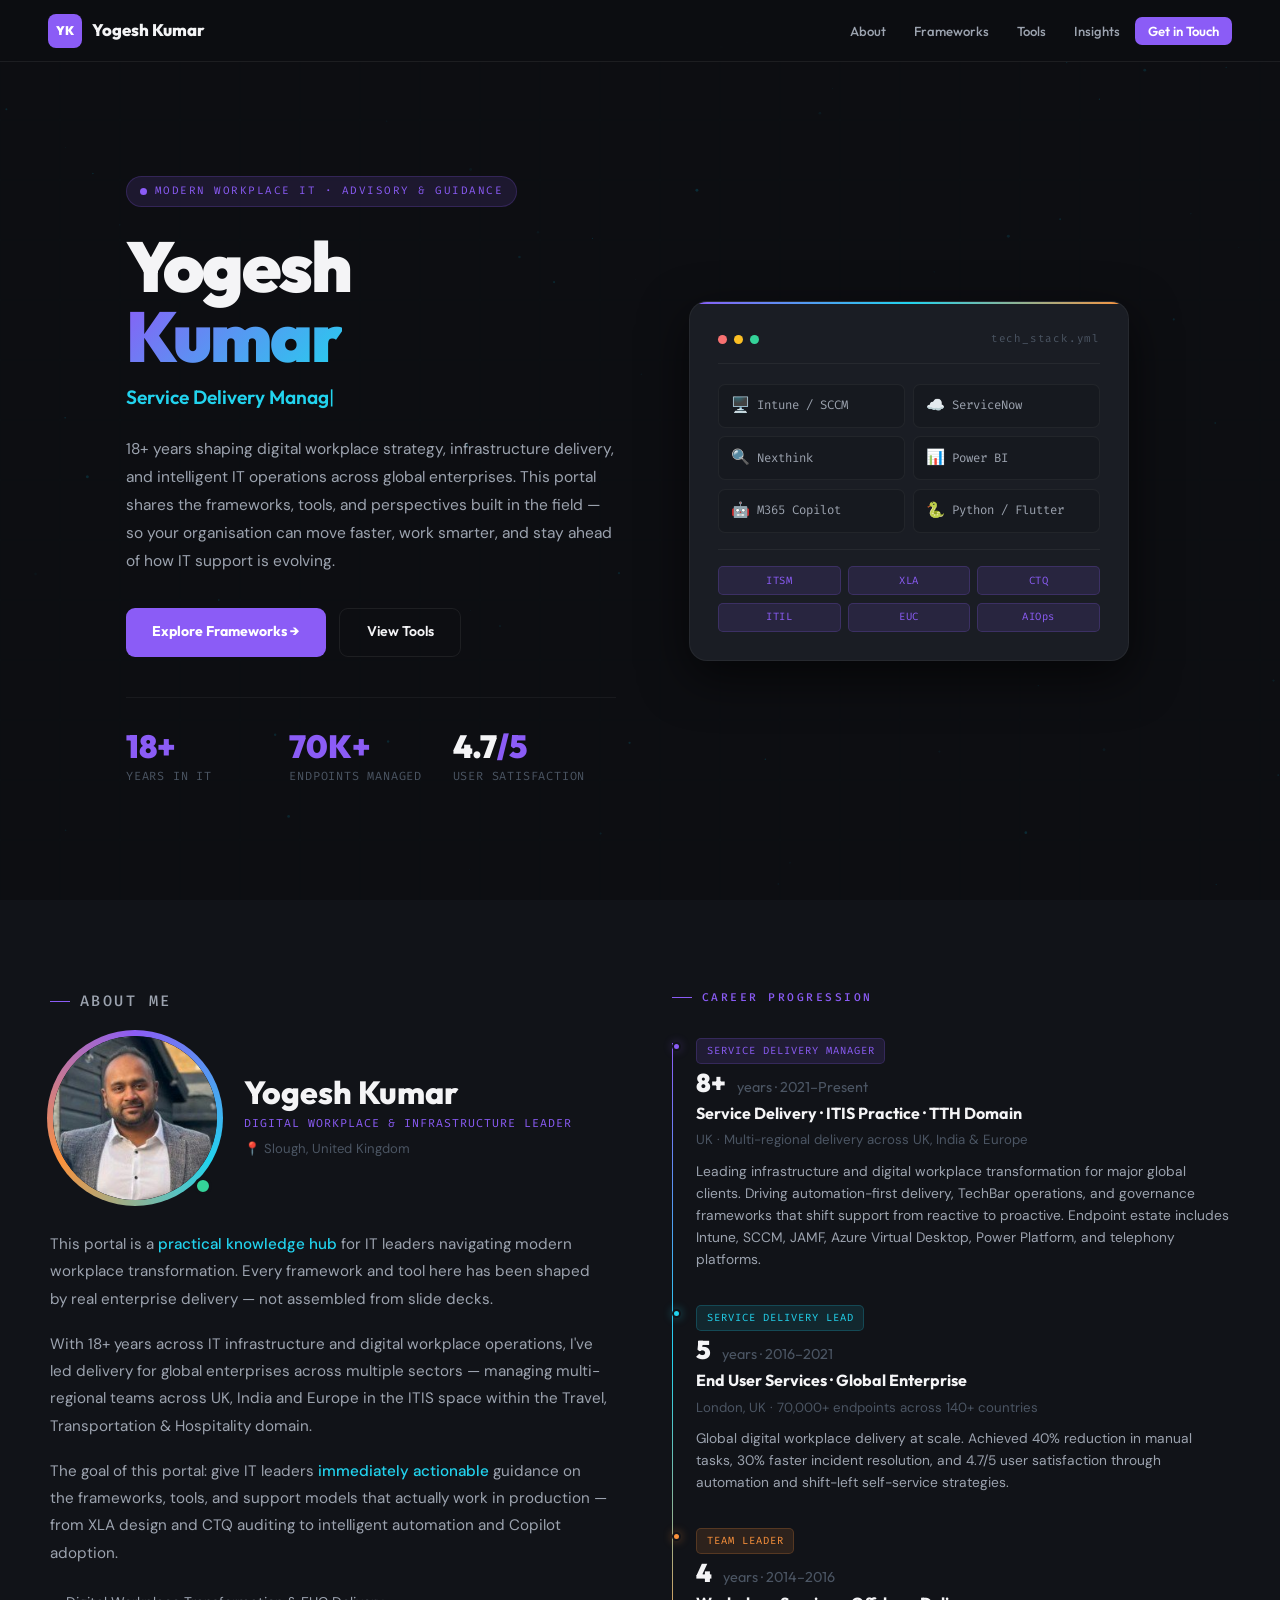
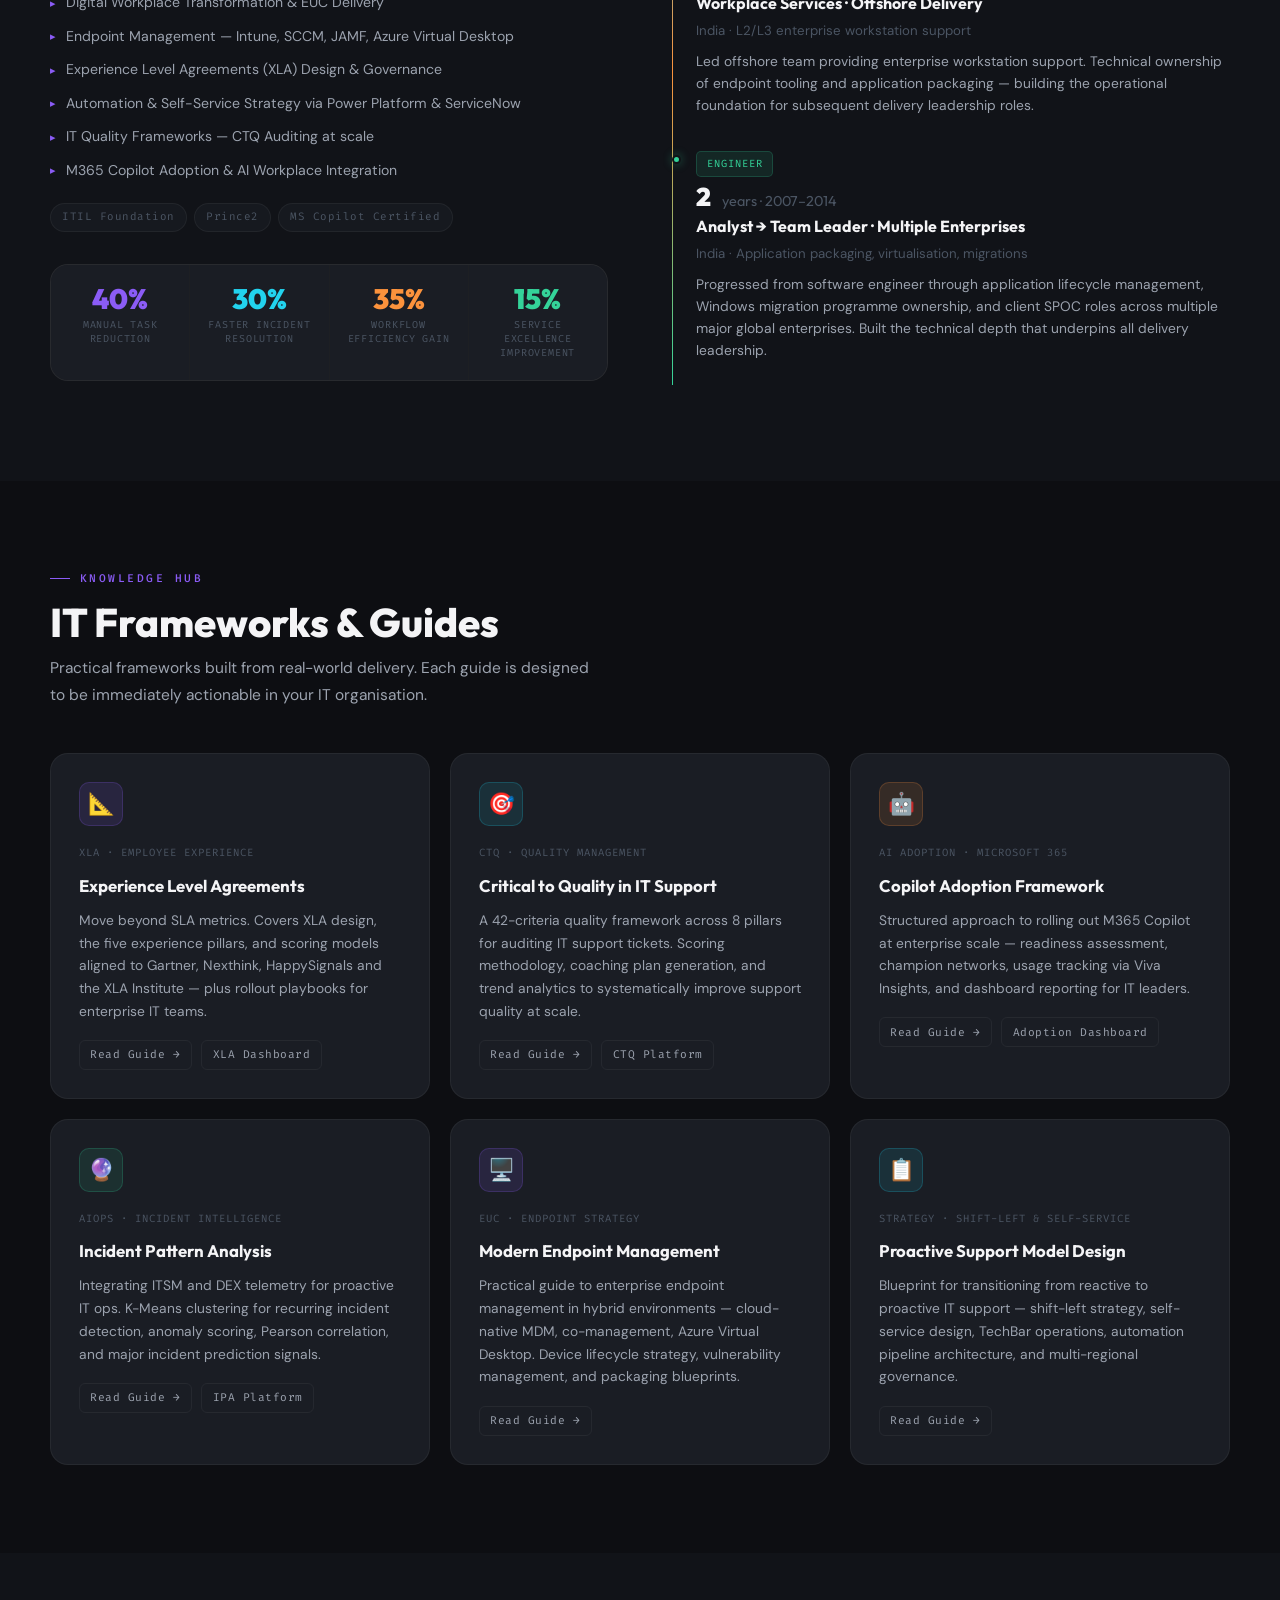
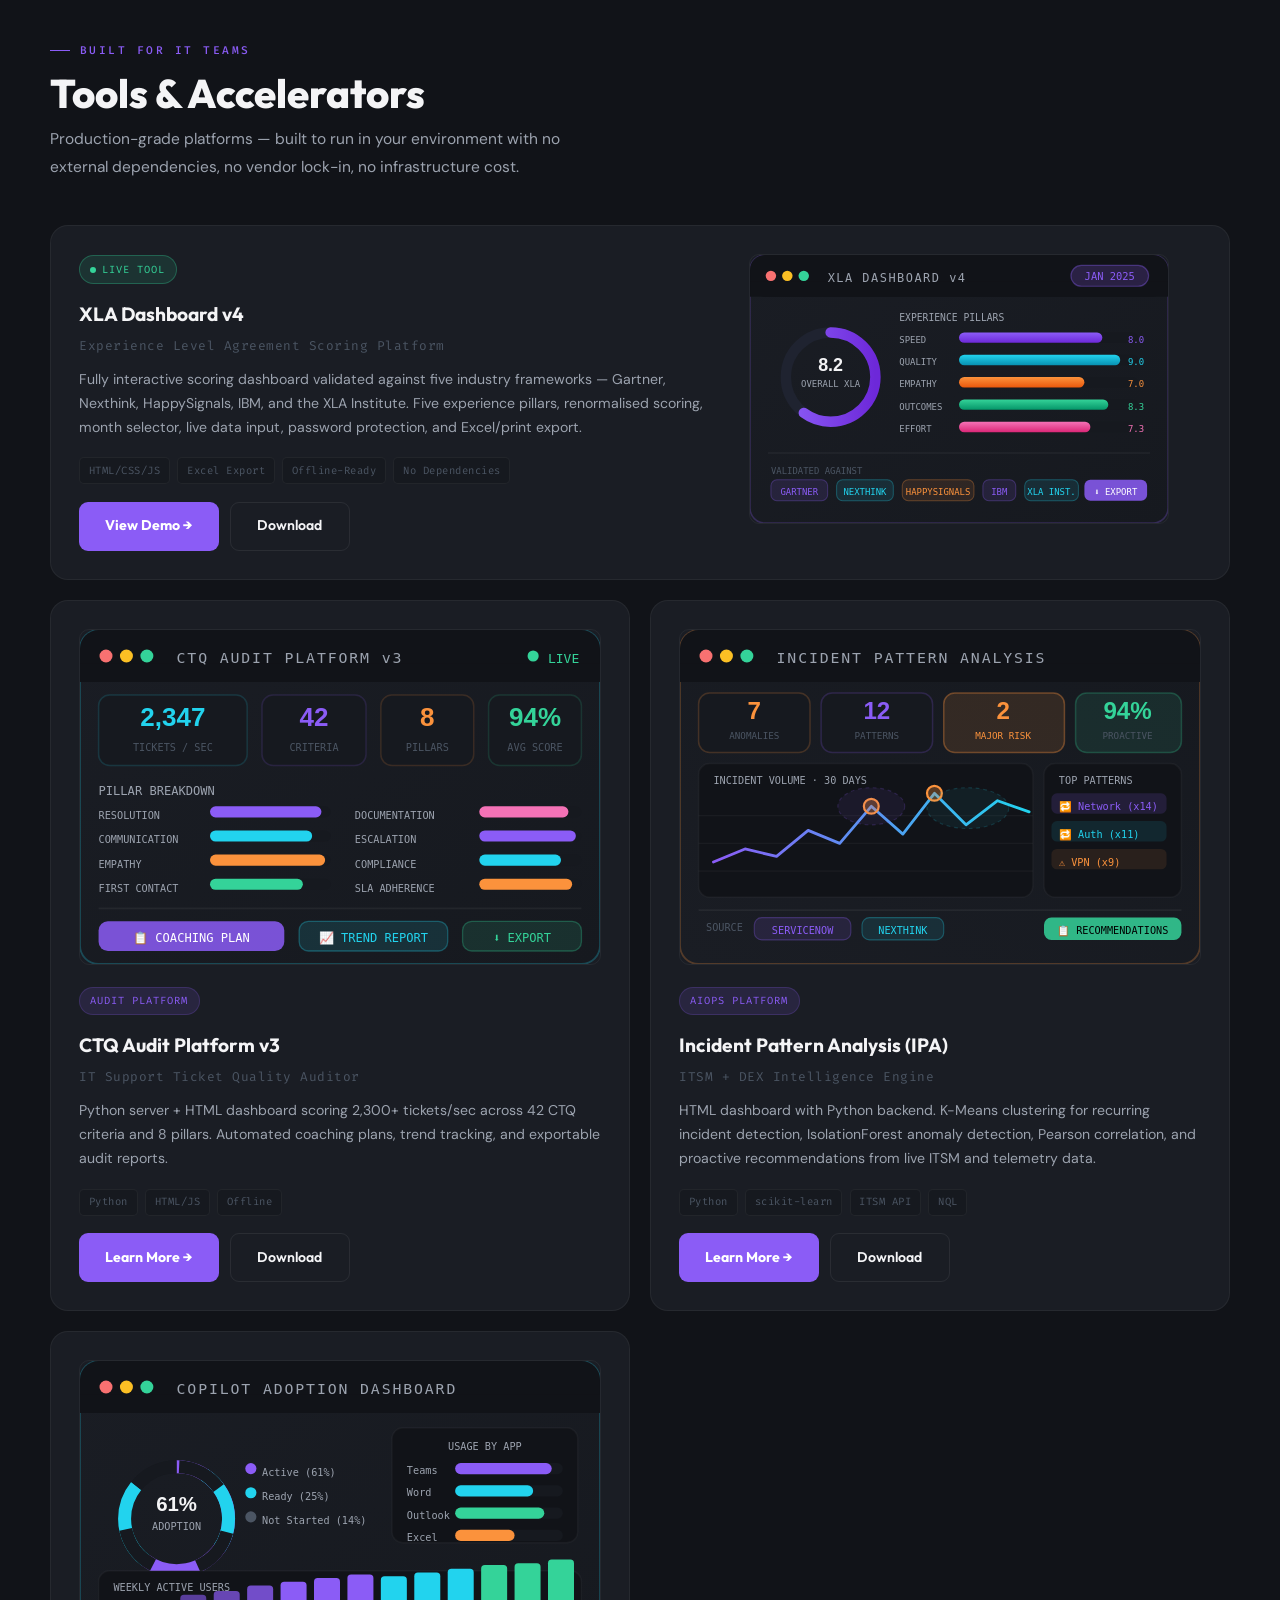
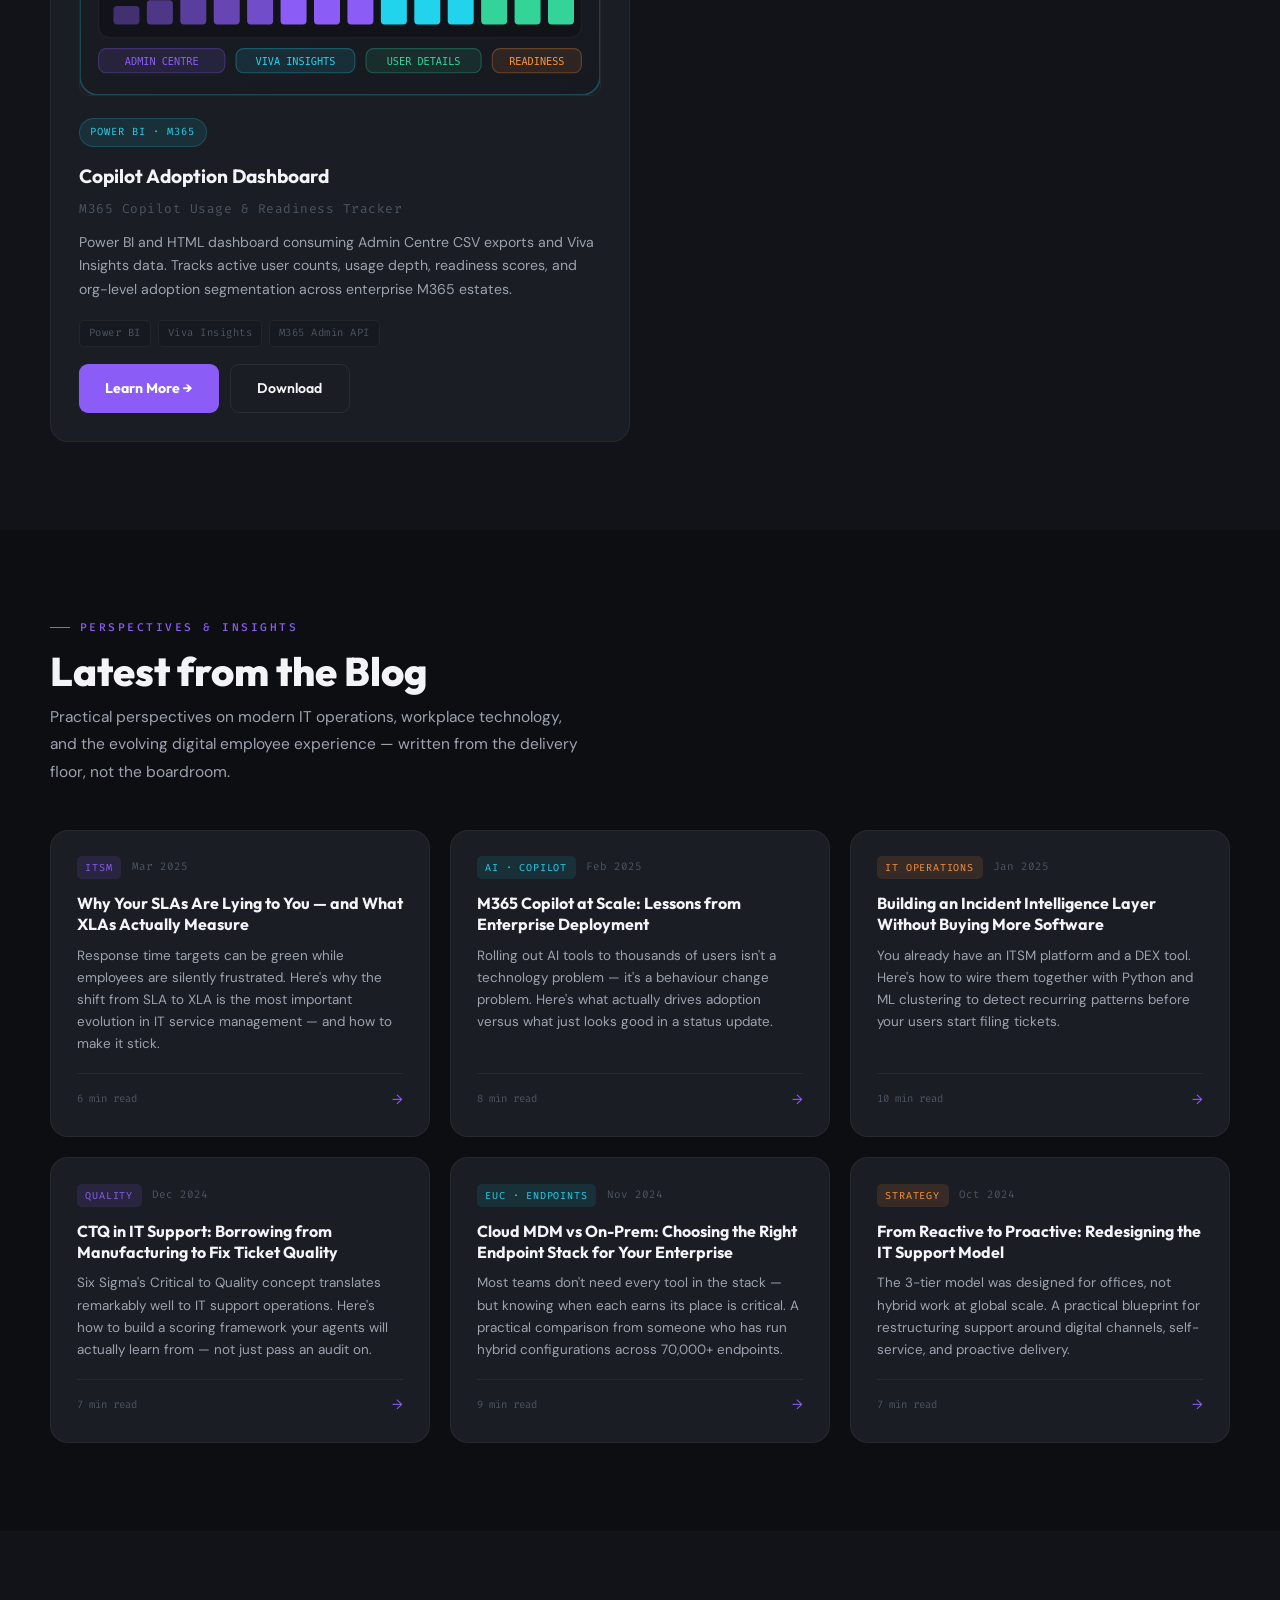
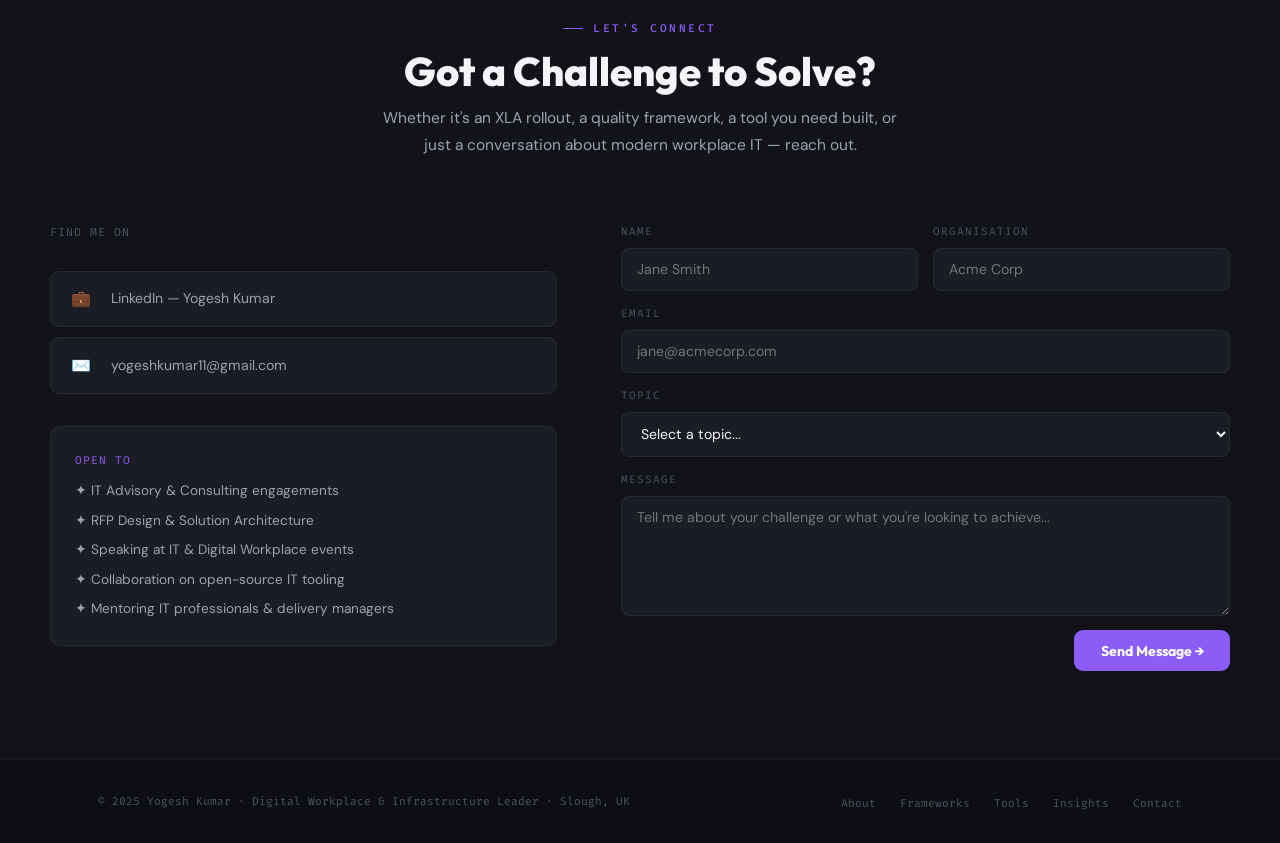
<file: index.html>
<!DOCTYPE html>
<html lang="en">
<head>
  <meta charset="UTF-8"/>
  <meta name="viewport" content="width=device-width, initial-scale=1.0"/>
  <title>Yogesh Kumar — Digital Workplace &amp; Infrastructure Leader</title>
  <meta name="description" content="Modern workplace IT guidance, frameworks, tools and accelerators. 18+ years in digital workplace and infrastructure delivery."/>
  <meta name="theme-color" content="#0d0e12"/>
  <link rel="stylesheet" href="assets/css/style.css"/>
  <link rel="icon" href="data:image/svg+xml,<svg xmlns='http://www.w3.org/2000/svg' viewBox='0 0 32 32'><rect width='32' height='32' rx='7' fill='%238b5cf6'/><text x='16' y='23' text-anchor='middle' font-family='sans-serif' font-weight='900' font-size='16' fill='%23fff'>YK</text></svg>"/>
  <style>
    /* Tool stamp image */
    .tool-stamp {
      width: 100%; border-radius: 10px; overflow: hidden;
      border: 1px solid var(--border-card);
      margin-bottom: 1.25rem;
      display: block;
      transition: transform var(--transition), box-shadow var(--transition);
    }
    .tool-card:hover .tool-stamp {
      transform: scale(1.015);
      box-shadow: 0 8px 28px rgba(0,0,0,0.5);
    }
    .tool-stamp img { width: 100%; height: auto; display: block; }
    .tool-card.featured .tool-stamp { margin-bottom: 0; width: 420px; flex-shrink: 0; }
    .tool-card.featured .featured-inner { display: grid; grid-template-columns: 1fr auto; gap: 2rem; align-items: start; }
    @media(max-width:900px){
      .tool-card.featured .featured-inner { grid-template-columns: 1fr; }
      .tool-card.featured .tool-stamp { width: 100%; }
    }
  </style>
</head>
<body>
<canvas id="bg-canvas"></canvas>

<!-- NAV -->
<nav id="navbar" role="navigation">
  <a href="#hero" class="nav-logo">
    <div class="nav-logo-badge">YK</div>
    Yogesh Kumar
  </a>
  <ul class="nav-links" role="list">
    <li><a href="#about">About</a></li>
    <li><a href="#frameworks">Frameworks</a></li>
    <li><a href="#tools">Tools</a></li>
    <li><a href="#blog">Insights</a></li>
    <li><a href="#contact" class="nav-cta">Get in Touch</a></li>
  </ul>
  <button class="nav-hamburger" aria-label="Toggle menu"><span></span><span></span><span></span></button>
</nav>

<!-- HERO -->
<section id="hero">
  <div class="container">
    <div class="hero-inner">
      <div class="hero-content">
        <div class="hero-tag">Modern Workplace IT · Advisory &amp; Guidance</div>
        <h1 class="hero-name">Yogesh<br><span class="accent-word">Kumar</span></h1>
        <p class="hero-title"><span id="typed-text"></span><span style="color:var(--cyan);animation:pulse 0.9s step-end infinite">|</span></p>
        <p class="hero-desc">
          18+ years shaping digital workplace strategy, infrastructure delivery, and intelligent
          IT operations across global enterprises. This portal shares the frameworks, tools, and
          perspectives built in the field — so your organisation can move faster, work smarter,
          and stay ahead of how IT support is evolving.
        </p>
        <div class="hero-actions">
          <a href="#frameworks" class="btn-primary">Explore Frameworks →</a>
          <a href="#tools" class="btn-secondary">View Tools</a>
        </div>
        <div class="hero-stats">
          <div class="stat-item">
            <div class="stat-num"><span data-count="18" data-suffix="+">0+</span></div>
            <div class="stat-label">Years in IT</div>
          </div>
          <div class="stat-item">
            <div class="stat-num"><span data-count="70" data-suffix="K+">0</span></div>
            <div class="stat-label">Endpoints Managed</div>
          </div>
          <div class="stat-item">
            <div class="stat-num">4.7<span>/5</span></div>
            <div class="stat-label">User Satisfaction</div>
          </div>
        </div>
      </div>
      <div class="hero-visual" aria-hidden="true">
        <div class="hero-card">
          <div class="hero-card-header">
            <span class="dot dot-red"></span><span class="dot dot-yellow"></span><span class="dot dot-green"></span>
            <span class="hero-card-title">tech_stack.yml</span>
          </div>
          <div class="skill-grid">
            <div class="skill-chip"><span class="chip-icon">🖥️</span> Intune / SCCM</div>
            <div class="skill-chip"><span class="chip-icon">☁️</span> ServiceNow</div>
            <div class="skill-chip"><span class="chip-icon">🔍</span> Nexthink</div>
            <div class="skill-chip"><span class="chip-icon">📊</span> Power BI</div>
            <div class="skill-chip"><span class="chip-icon">🤖</span> M365 Copilot</div>
            <div class="skill-chip"><span class="chip-icon">🐍</span> Python / Flutter</div>
          </div>
          <div class="chip-bar">
            <div class="chip-mini">ITSM</div><div class="chip-mini">XLA</div><div class="chip-mini">CTQ</div>
            <div class="chip-mini">ITIL</div><div class="chip-mini">EUC</div><div class="chip-mini">AIOps</div>
          </div>
        </div>
      </div>
    </div>
  </div>
</section>

<!-- ABOUT -->
<section id="about">
  <div class="container section-wrap">
    <div class="about-grid">

      <div class="about-text reveal">
        <p class="section-label">About Me</p>
        <div class="about-name-block">
          <div class="profile-photo-wrap">
            <div class="profile-photo-ring"></div>
            <div class="profile-photo-mask">
              <img src="assets/img/profile.png" alt="Yogesh Kumar"/>
            </div>
            <div class="profile-status"></div>
          </div>
          <div class="about-name-text">
            <h2>Yogesh Kumar</h2>
            <div class="role-tag">Digital Workplace &amp; Infrastructure Leader</div>
            <div class="location-tag">📍 Slough, United Kingdom</div>
          </div>
        </div>

        <p>
          This portal is a <strong>practical knowledge hub</strong> for IT leaders navigating
          modern workplace transformation. Every framework and tool here has been shaped by
          real enterprise delivery — not assembled from slide decks.
        </p>
        <p>
          With 18+ years across IT infrastructure and digital workplace operations, I've led
          delivery for global enterprises across multiple sectors — managing multi-regional
          teams across UK, India and Europe in the ITIS space within the
          Travel, Transportation &amp; Hospitality domain.
        </p>
        <p>
          The goal of this portal: give IT leaders <strong>immediately actionable</strong>
          guidance on the frameworks, tools, and support models that actually work in production
          — from XLA design and CTQ auditing to intelligent automation and Copilot adoption.
        </p>

        <ul class="expertise-list">
          <li>Digital Workplace Transformation &amp; EUC Delivery</li>
          <li>Endpoint Management — Intune, SCCM, JAMF, Azure Virtual Desktop</li>
          <li>Experience Level Agreements (XLA) Design &amp; Governance</li>
          <li>Automation &amp; Self-Service Strategy via Power Platform &amp; ServiceNow</li>
          <li>IT Quality Frameworks — CTQ Auditing at scale</li>
          <li>M365 Copilot Adoption &amp; AI Workplace Integration</li>
        </ul>

        <div class="cert-chips">
          <span class="cert-chip">ITIL Foundation</span>
          <span class="cert-chip">Prince2</span>
          <span class="cert-chip">MS Copilot Certified</span>
        </div>

        <div class="achievement-strip">
          <div class="ach-item"><div class="ach-val v">40%</div><div class="ach-label">Manual task<br>reduction</div></div>
          <div class="ach-item"><div class="ach-val c">30%</div><div class="ach-label">Faster incident<br>resolution</div></div>
          <div class="ach-item"><div class="ach-val a">35%</div><div class="ach-label">Workflow<br>efficiency gain</div></div>
          <div class="ach-item"><div class="ach-val g">15%</div><div class="ach-label">Service excellence<br>improvement</div></div>
        </div>
      </div>

      <!-- Timeline -->
      <div class="reveal" data-delay="150">
        <p class="section-label" style="margin-bottom:1.75rem">Career Progression</p>
        <div class="timeline">

          <div class="timeline-item">
            <div class="timeline-phase phase-sdm">Service Delivery Manager</div>
            <div class="timeline-years">8+ <em>years · 2021–Present</em></div>
            <div class="timeline-title">Service Delivery · ITIS Practice · TTH Domain</div>
            <div class="timeline-context">UK · Multi-regional delivery across UK, India &amp; Europe</div>
            <div class="timeline-desc">
              Leading infrastructure and digital workplace transformation for major global clients.
              Driving automation-first delivery, TechBar operations, and governance frameworks that
              shift support from reactive to proactive. Endpoint estate includes Intune, SCCM, JAMF,
              Azure Virtual Desktop, Power Platform, and telephony platforms.
            </div>
          </div>

          <div class="timeline-item">
            <div class="timeline-phase phase-lead">Service Delivery Lead</div>
            <div class="timeline-years">5 <em>years · 2016–2021</em></div>
            <div class="timeline-title">End User Services · Global Enterprise</div>
            <div class="timeline-context">London, UK · 70,000+ endpoints across 140+ countries</div>
            <div class="timeline-desc">
              Global digital workplace delivery at scale. Achieved 40% reduction in manual tasks,
              30% faster incident resolution, and 4.7/5 user satisfaction through automation and
              shift-left self-service strategies.
            </div>
          </div>

          <div class="timeline-item">
            <div class="timeline-phase phase-tl">Team Leader</div>
            <div class="timeline-years">4 <em>years · 2014–2016</em></div>
            <div class="timeline-title">Workplace Services · Offshore Delivery</div>
            <div class="timeline-context">India · L2/L3 enterprise workstation support</div>
            <div class="timeline-desc">
              Led offshore team providing enterprise workstation support. Technical ownership of
              endpoint tooling and application packaging — building the operational foundation for
              subsequent delivery leadership roles.
            </div>
          </div>

          <div class="timeline-item">
            <div class="timeline-phase phase-eng">Engineer</div>
            <div class="timeline-years">2 <em>years · 2007–2014</em></div>
            <div class="timeline-title">Analyst → Team Leader · Multiple Enterprises</div>
            <div class="timeline-context">India · Application packaging, virtualisation, migrations</div>
            <div class="timeline-desc">
              Progressed from software engineer through application lifecycle management, Windows
              migration programme ownership, and client SPOC roles across multiple major global
              enterprises. Built the technical depth that underpins all delivery leadership.
            </div>
          </div>

        </div>
      </div>

    </div>
  </div>
</section>

<!-- FRAMEWORKS -->
<section id="frameworks">
  <div class="container section-wrap">
    <div class="reveal">
      <p class="section-label">Knowledge Hub</p>
      <h2 class="section-title">IT Frameworks &amp; Guides</h2>
      <p class="section-subtitle">Practical frameworks built from real-world delivery. Each guide is designed to be immediately actionable in your IT organisation.</p>
    </div>
    <div class="frameworks-grid">
      <div class="fw-card c1 reveal" data-delay="0">
        <div class="fw-icon i1">📐</div>
        <div class="fw-tag">XLA · Employee Experience</div>
        <h3 class="fw-title">Experience Level Agreements</h3>
        <p class="fw-desc">Move beyond SLA metrics. Covers XLA design, the five experience pillars, and scoring models aligned to Gartner, Nexthink, HappySignals and the XLA Institute — plus rollout playbooks for enterprise IT teams.</p>
        <div class="fw-links"><a href="#" class="fw-link">Read Guide →</a><a href="#tools" class="fw-link">XLA Dashboard</a></div>
      </div>
      <div class="fw-card c2 reveal" data-delay="80">
        <div class="fw-icon i2">🎯</div>
        <div class="fw-tag">CTQ · Quality Management</div>
        <h3 class="fw-title">Critical to Quality in IT Support</h3>
        <p class="fw-desc">A 42-criteria quality framework across 8 pillars for auditing IT support tickets. Scoring methodology, coaching plan generation, and trend analytics to systematically improve support quality at scale.</p>
        <div class="fw-links"><a href="#" class="fw-link">Read Guide →</a><a href="#tools" class="fw-link">CTQ Platform</a></div>
      </div>
      <div class="fw-card c3 reveal" data-delay="160">
        <div class="fw-icon i3">🤖</div>
        <div class="fw-tag">AI Adoption · Microsoft 365</div>
        <h3 class="fw-title">Copilot Adoption Framework</h3>
        <p class="fw-desc">Structured approach to rolling out M365 Copilot at enterprise scale — readiness assessment, champion networks, usage tracking via Viva Insights, and dashboard reporting for IT leaders.</p>
        <div class="fw-links"><a href="#" class="fw-link">Read Guide →</a><a href="#tools" class="fw-link">Adoption Dashboard</a></div>
      </div>
      <div class="fw-card c4 reveal" data-delay="240">
        <div class="fw-icon i4">🔮</div>
        <div class="fw-tag">AIOps · Incident Intelligence</div>
        <h3 class="fw-title">Incident Pattern Analysis</h3>
        <p class="fw-desc">Integrating ITSM and DEX telemetry for proactive IT ops. K-Means clustering for recurring incident detection, anomaly scoring, Pearson correlation, and major incident prediction signals.</p>
        <div class="fw-links"><a href="#" class="fw-link">Read Guide →</a><a href="#tools" class="fw-link">IPA Platform</a></div>
      </div>
      <div class="fw-card c1 reveal" data-delay="320">
        <div class="fw-icon i1">🖥️</div>
        <div class="fw-tag">EUC · Endpoint Strategy</div>
        <h3 class="fw-title">Modern Endpoint Management</h3>
        <p class="fw-desc">Practical guide to enterprise endpoint management in hybrid environments — cloud-native MDM, co-management, Azure Virtual Desktop. Device lifecycle strategy, vulnerability management, and packaging blueprints.</p>
        <div class="fw-links"><a href="#" class="fw-link">Read Guide →</a></div>
      </div>
      <div class="fw-card c2 reveal" data-delay="400">
        <div class="fw-icon i2">📋</div>
        <div class="fw-tag">Strategy · Shift-Left &amp; Self-Service</div>
        <h3 class="fw-title">Proactive Support Model Design</h3>
        <p class="fw-desc">Blueprint for transitioning from reactive to proactive IT support — shift-left strategy, self-service design, TechBar operations, automation pipeline architecture, and multi-regional governance.</p>
        <div class="fw-links"><a href="#" class="fw-link">Read Guide →</a></div>
      </div>
    </div>
  </div>
</section>

<!-- TOOLS -->
<section id="tools">
  <div class="container section-wrap">
    <div class="reveal">
      <p class="section-label">Built for IT Teams</p>
      <h2 class="section-title">Tools &amp; Accelerators</h2>
      <p class="section-subtitle">Production-grade platforms — built to run in your environment with no external dependencies, no vendor lock-in, no infrastructure cost.</p>
    </div>

    <div class="tools-featured">

      <!-- XLA — Featured with stamp -->
      <div class="tool-card featured reveal" data-delay="0">
        <div class="featured-inner">
          <div>
            <div class="tool-badge badge-live">Live Tool</div>
            <h3 class="tool-title">XLA Dashboard v4</h3>
            <p class="tool-subtitle">Experience Level Agreement Scoring Platform</p>
            <p class="tool-desc">Fully interactive scoring dashboard validated against five industry frameworks — Gartner, Nexthink, HappySignals, IBM, and the XLA Institute. Five experience pillars, renormalised scoring, month selector, live data input, password protection, and Excel/print export.</p>
            <div class="tool-stack">
              <span class="stack-tag">HTML/CSS/JS</span>
              <span class="stack-tag">Excel Export</span>
              <span class="stack-tag">Offline-Ready</span>
              <span class="stack-tag">No Dependencies</span>
            </div>
            <div class="tool-actions">
              <a href="#" class="btn-primary">View Demo →</a>
              <a href="#" class="btn-secondary">Download</a>
            </div>
          </div>
          <div class="tool-stamp">
            <img src="assets/img/tool-xla.svg" alt="XLA Dashboard preview"/>
          </div>
        </div>
      </div>

      <!-- CTQ -->
      <div class="tool-card reveal" data-delay="80">
        <div class="tool-stamp">
          <img src="assets/img/tool-ctq.svg" alt="CTQ Audit Platform preview"/>
        </div>
        <div class="tool-badge badge-tool">Audit Platform</div>
        <h3 class="tool-title">CTQ Audit Platform v3</h3>
        <p class="tool-subtitle">IT Support Ticket Quality Auditor</p>
        <p class="tool-desc">Python server + HTML dashboard scoring 2,300+ tickets/sec across 42 CTQ criteria and 8 pillars. Automated coaching plans, trend tracking, and exportable audit reports.</p>
        <div class="tool-stack">
          <span class="stack-tag">Python</span><span class="stack-tag">HTML/JS</span><span class="stack-tag">Offline</span>
        </div>
        <div class="tool-actions">
          <a href="#" class="btn-primary">Learn More →</a>
          <a href="#" class="btn-secondary">Download</a>
        </div>
      </div>

      <!-- IPA -->
      <div class="tool-card reveal" data-delay="160">
        <div class="tool-stamp">
          <img src="assets/img/tool-ipa.svg" alt="Incident Pattern Analysis preview"/>
        </div>
        <div class="tool-badge badge-tool">AIOps Platform</div>
        <h3 class="tool-title">Incident Pattern Analysis (IPA)</h3>
        <p class="tool-subtitle">ITSM + DEX Intelligence Engine</p>
        <p class="tool-desc">HTML dashboard with Python backend. K-Means clustering for recurring incident detection, IsolationForest anomaly detection, Pearson correlation, and proactive recommendations from live ITSM and telemetry data.</p>
        <div class="tool-stack">
          <span class="stack-tag">Python</span><span class="stack-tag">scikit-learn</span><span class="stack-tag">ITSM API</span><span class="stack-tag">NQL</span>
        </div>
        <div class="tool-actions">
          <a href="#" class="btn-primary">Learn More →</a>
          <a href="#" class="btn-secondary">Download</a>
        </div>
      </div>

      <!-- Copilot -->
      <div class="tool-card reveal" data-delay="240">
        <div class="tool-stamp">
          <img src="assets/img/tool-copilot.svg" alt="Copilot Adoption Dashboard preview"/>
        </div>
        <div class="tool-badge badge-app">Power BI · M365</div>
        <h3 class="tool-title">Copilot Adoption Dashboard</h3>
        <p class="tool-subtitle">M365 Copilot Usage &amp; Readiness Tracker</p>
        <p class="tool-desc">Power BI and HTML dashboard consuming Admin Centre CSV exports and Viva Insights data. Tracks active user counts, usage depth, readiness scores, and org-level adoption segmentation across enterprise M365 estates.</p>
        <div class="tool-stack">
          <span class="stack-tag">Power BI</span><span class="stack-tag">Viva Insights</span><span class="stack-tag">M365 Admin API</span>
        </div>
        <div class="tool-actions">
          <a href="#" class="btn-primary">Learn More →</a>
          <a href="#" class="btn-secondary">Download</a>
        </div>
      </div>

    </div>
  </div>
</section>

<!-- BLOG -->
<section id="blog">
  <div class="container section-wrap">
    <div class="reveal">
      <p class="section-label">Perspectives &amp; Insights</p>
      <h2 class="section-title">Latest from the Blog</h2>
      <p class="section-subtitle">Practical perspectives on modern IT operations, workplace technology, and the evolving digital employee experience — written from the delivery floor, not the boardroom.</p>
    </div>
    <div class="blog-grid">
      <article class="blog-card reveal" data-delay="0">
        <div class="blog-meta"><span class="blog-tag tag-itsm">ITSM</span><span class="blog-date">Mar 2025</span></div>
        <h3 class="blog-title">Why Your SLAs Are Lying to You — and What XLAs Actually Measure</h3>
        <p class="blog-excerpt">Response time targets can be green while employees are silently frustrated. Here's why the shift from SLA to XLA is the most important evolution in IT service management — and how to make it stick.</p>
        <div class="blog-footer"><span class="read-time">6 min read</span><span class="blog-arrow">→</span></div>
      </article>
      <article class="blog-card reveal" data-delay="80">
        <div class="blog-meta"><span class="blog-tag tag-ai">AI · Copilot</span><span class="blog-date">Feb 2025</span></div>
        <h3 class="blog-title">M365 Copilot at Scale: Lessons from Enterprise Deployment</h3>
        <p class="blog-excerpt">Rolling out AI tools to thousands of users isn't a technology problem — it's a behaviour change problem. Here's what actually drives adoption versus what just looks good in a status update.</p>
        <div class="blog-footer"><span class="read-time">8 min read</span><span class="blog-arrow">→</span></div>
      </article>
      <article class="blog-card reveal" data-delay="160">
        <div class="blog-meta"><span class="blog-tag tag-ops">IT Operations</span><span class="blog-date">Jan 2025</span></div>
        <h3 class="blog-title">Building an Incident Intelligence Layer Without Buying More Software</h3>
        <p class="blog-excerpt">You already have an ITSM platform and a DEX tool. Here's how to wire them together with Python and ML clustering to detect recurring patterns before your users start filing tickets.</p>
        <div class="blog-footer"><span class="read-time">10 min read</span><span class="blog-arrow">→</span></div>
      </article>
      <article class="blog-card reveal" data-delay="240">
        <div class="blog-meta"><span class="blog-tag tag-itsm">Quality</span><span class="blog-date">Dec 2024</span></div>
        <h3 class="blog-title">CTQ in IT Support: Borrowing from Manufacturing to Fix Ticket Quality</h3>
        <p class="blog-excerpt">Six Sigma's Critical to Quality concept translates remarkably well to IT support operations. Here's how to build a scoring framework your agents will actually learn from — not just pass an audit on.</p>
        <div class="blog-footer"><span class="read-time">7 min read</span><span class="blog-arrow">→</span></div>
      </article>
      <article class="blog-card reveal" data-delay="320">
        <div class="blog-meta"><span class="blog-tag tag-ai">EUC · Endpoints</span><span class="blog-date">Nov 2024</span></div>
        <h3 class="blog-title">Cloud MDM vs On-Prem: Choosing the Right Endpoint Stack for Your Enterprise</h3>
        <p class="blog-excerpt">Most teams don't need every tool in the stack — but knowing when each earns its place is critical. A practical comparison from someone who has run hybrid configurations across 70,000+ endpoints.</p>
        <div class="blog-footer"><span class="read-time">9 min read</span><span class="blog-arrow">→</span></div>
      </article>
      <article class="blog-card reveal" data-delay="400">
        <div class="blog-meta"><span class="blog-tag tag-ops">Strategy</span><span class="blog-date">Oct 2024</span></div>
        <h3 class="blog-title">From Reactive to Proactive: Redesigning the IT Support Model</h3>
        <p class="blog-excerpt">The 3-tier model was designed for offices, not hybrid work at global scale. A practical blueprint for restructuring support around digital channels, self-service, and proactive delivery.</p>
        <div class="blog-footer"><span class="read-time">7 min read</span><span class="blog-arrow">→</span></div>
      </article>
    </div>
  </div>
</section>

<!-- CONTACT -->
<section id="contact">
  <div class="container section-wrap">
    <div class="reveal" style="text-align:center;margin-bottom:4rem;">
      <p class="section-label" style="justify-content:center;">Let's Connect</p>
      <h2 class="section-title" style="text-align:center;">Got a Challenge to Solve?</h2>
      <p class="section-subtitle" style="margin:0 auto;">Whether it's an XLA rollout, a quality framework, a tool you need built, or just a conversation about modern workplace IT — reach out.</p>
    </div>
    <div class="contact-inner">
      <div class="reveal">
        <p style="font-family:var(--font-mono);font-size:.72rem;letter-spacing:1px;text-transform:uppercase;color:var(--text-3);margin-bottom:.5rem;">Find me on</p>
        <ul class="contact-links">
          <li><a href="www.linkedin.com/in/yogesh-kumar-41933124" target="_blank" rel="noopener"><span class="contact-icon">💼</span>LinkedIn — Yogesh Kumar</a></li>
          <li><a href="mailto:yogeshkumar11@gmail.com"><span class="contact-icon">✉️</span>yogeshkumar11@gmail.com</a></li>
        </ul>
        <div style="margin-top:2rem;padding:1.5rem;background:var(--bg-card);border:1px solid var(--border-card);border-radius:var(--radius);font-size:.85rem;color:var(--text-2);">
          <p style="font-family:var(--font-mono);font-size:.7rem;color:var(--violet);letter-spacing:1px;text-transform:uppercase;margin-bottom:.6rem;">Open to</p>
          <ul style="list-style:none;display:flex;flex-direction:column;gap:.4rem;">
            <li>✦ IT Advisory &amp; Consulting engagements</li>
            <li>✦ RFP Design &amp; Solution Architecture</li>
            <li>✦ Speaking at IT &amp; Digital Workplace events</li>
            <li>✦ Collaboration on open-source IT tooling</li>
            <li>✦ Mentoring IT professionals &amp; delivery managers</li>
          </ul>
        </div>
      </div>
      <div class="reveal" data-delay="120">
        <form id="contact-form" class="contact-form" action="https://api.web3forms.com/submit" method="POST">
          <input type="hidden" name="access_key" value="da29d369-3b29-4af7-9060-1b26060c9931">
          <input type="hidden" name="subject" value="New Contact Form Submission — Yogesh Kumar Portal">
          <input type="hidden" name="redirect" value="?sent=1#contact">
          <div class="form-row">
            <div class="form-group"><label for="cf-name">Name</label><input type="text" id="cf-name" name="name" placeholder="Jane Smith" required/></div>
            <div class="form-group"><label for="cf-org">Organisation</label><input type="text" id="cf-org" name="org" placeholder="Acme Corp"/></div>
          </div>
          <div class="form-group"><label for="cf-email">Email</label><input type="email" id="cf-email" name="email" placeholder="jane@acmecorp.com" required/></div>
          <div class="form-group">
            <label for="cf-topic">Topic</label>
            <select id="cf-topic" name="topic">
              <option value="">Select a topic...</option>
              <option>XLA Programme &amp; Frameworks</option>
              <option>IT Quality &amp; CTQ Auditing</option>
              <option>M365 Copilot Adoption</option>
              <option>Endpoint Management Strategy</option>
              <option>Custom Tool Development</option>
              <option>General IT Advisory</option>
              <option>Other</option>
            </select>
          </div>
          <div class="form-group"><label for="cf-message">Message</label><textarea id="cf-message" name="message" placeholder="Tell me about your challenge or what you're looking to achieve..."></textarea></div>
          <div class="form-submit"><button type="submit" class="btn-primary">Send Message →</button></div>
        </form>
      </div>
    </div>
  </div>
</section>

<!-- FOOTER -->
<footer>
  <div class="container">
    <div class="footer-inner">
      <p class="footer-copy">© 2025 Yogesh Kumar · Digital Workplace &amp; Infrastructure Leader · Slough, UK</p>
      <ul class="footer-links">
        <li><a href="#about">About</a></li>
        <li><a href="#frameworks">Frameworks</a></li>
        <li><a href="#tools">Tools</a></li>
        <li><a href="#blog">Insights</a></li>
        <li><a href="#contact">Contact</a></li>
      </ul>
    </div>
  </div>
</footer>

<script src="assets/js/main.js"></script>
<script>
window._typedPhrases = [
  'Service Delivery Manager',
  'Digital Workplace Architect',
  'Infrastructure Delivery Leader',
  'Automation-First IT Leader',
  'XLA & ITSM Strategist',
  'EUC & Endpoint Specialist'
];
</script>
</body>
</html>
</file>
<file: assets/css/style.css>
/* ============================================================
   YOGESH KUMAR — Digital Workplace Portal
   style.css | Editorial Dark Theme v3
   ============================================================ */

@import url('https://fonts.googleapis.com/css2?family=Outfit:wght@300;400;500;600;700;800;900&family=DM+Sans:ital,opsz,wght@0,9..40,300;0,9..40,400;0,9..40,500;1,9..40,400&family=Fira+Code:wght@300;400;500&display=swap');

:root {
  --bg-0:#0d0e12; --bg-1:#111318; --bg-2:#16191f;
  --bg-card:#1a1d24; --bg-card-h:#1f2330;
  --violet:#8b5cf6; --violet-dim:rgba(139,92,246,.13); --violet-glow:rgba(139,92,246,.3);
  --cyan:#22d3ee; --cyan-dim:rgba(34,211,238,.1);
  --amber:#fb923c; --amber-dim:rgba(251,146,60,.12);
  --green:#34d399;
  --accent:var(--violet); --accent-dim:var(--violet-dim); --accent-glow:var(--violet-glow);
  --accent2:var(--cyan); --accent2-dim:var(--cyan-dim);
  --border:rgba(139,92,246,.2); --border-soft:rgba(255,255,255,.07); --border-card:rgba(255,255,255,.05);
  --text-1:#f4f4f6; --text-2:#9ca3af; --text-3:#4b5563;
  --font-display:'Outfit',sans-serif; --font-body:'DM Sans',sans-serif; --font-mono:'Fira Code',monospace;
  --radius:10px; --radius-lg:18px;
  --transition:0.24s cubic-bezier(.4,0,.2,1);
  --shadow:0 4px 20px rgba(0,0,0,.4); --shadow-lg:0 16px 48px rgba(0,0,0,.6);
}

*,*::before,*::after{box-sizing:border-box;margin:0;padding:0}
html{scroll-behavior:smooth;font-size:16px}
body{background:var(--bg-0);color:var(--text-1);font-family:var(--font-body);line-height:1.7;overflow-x:hidden}
img{max-width:100%;display:block}
a{color:var(--violet);text-decoration:none;transition:color var(--transition)}
a:hover{color:#fff}
::selection{background:var(--violet-dim);color:var(--violet)}
::-webkit-scrollbar{width:4px}
::-webkit-scrollbar-track{background:var(--bg-0)}
::-webkit-scrollbar-thumb{background:var(--violet);border-radius:99px}

#bg-canvas{position:fixed;inset:0;z-index:0;pointer-events:none;opacity:0.28}

/* NAV */
#navbar{position:fixed;top:0;left:0;right:0;z-index:1000;height:62px;padding:0 clamp(1.5rem,5vw,3rem);display:flex;align-items:center;justify-content:space-between;background:rgba(13,14,18,.75);backdrop-filter:blur(20px);border-bottom:1px solid var(--border-soft);transition:all var(--transition)}
#navbar.scrolled{height:54px;background:rgba(13,14,18,.96);border-bottom-color:var(--border-card)}
.nav-logo{display:flex;align-items:center;gap:10px;font-family:var(--font-display);font-weight:800;font-size:1.05rem;color:var(--text-1)}
.nav-logo-badge{width:34px;height:34px;border-radius:8px;background:var(--violet);display:flex;align-items:center;justify-content:center;font-family:var(--font-display);font-weight:900;font-size:.78rem;color:#fff;flex-shrink:0}
.nav-links{display:flex;align-items:center;gap:.15rem;list-style:none}
.nav-links a{padding:.38rem .8rem;border-radius:7px;font-family:var(--font-display);font-size:.82rem;font-weight:500;color:var(--text-2);transition:all var(--transition)}
.nav-links a:hover,.nav-links a.active{color:var(--text-1);background:var(--bg-card)}
.nav-cta{background:var(--violet)!important;color:#fff!important;font-weight:600!important}
.nav-cta:hover{background:#7c3aed!important}
.nav-hamburger{display:none;flex-direction:column;gap:5px;cursor:pointer;padding:4px}
.nav-hamburger span{width:22px;height:2px;background:var(--text-2);border-radius:2px;transition:all var(--transition)}
@media(max-width:768px){.nav-links{display:none;position:fixed;top:62px;left:0;right:0;flex-direction:column;gap:0;background:rgba(13,14,18,.98);backdrop-filter:blur(20px);border-bottom:1px solid var(--border-card);padding:1rem}.nav-links.open{display:flex}.nav-links a{padding:.7rem 1rem;font-size:.9rem}.nav-hamburger{display:flex}}

/* LAYOUT */
section{position:relative;z-index:1}
.container{max-width:1180px;margin:0 auto;padding:0 clamp(1.5rem,5vw,3rem)}
.section-wrap{padding:5.5rem 0}
.section-label{display:flex;align-items:center;gap:.6rem;font-family:var(--font-mono);font-size:.7rem;font-weight:500;letter-spacing:2.5px;text-transform:uppercase;color:var(--violet);margin-bottom:.65rem}
.section-label::before{content:'';width:20px;height:1px;background:var(--violet)}
.section-title{font-family:var(--font-display);font-size:clamp(1.75rem,3.2vw,2.5rem);font-weight:800;line-height:1.15;color:var(--text-1);margin-bottom:.65rem}
.section-subtitle{font-size:.97rem;color:var(--text-2);max-width:540px;line-height:1.75}

/* BUTTONS */
.btn-primary{display:inline-flex;align-items:center;gap:8px;padding:.72rem 1.65rem;background:var(--violet);color:#fff;font-family:var(--font-display);font-weight:700;font-size:.88rem;border-radius:9px;border:none;cursor:pointer;transition:all var(--transition)}
.btn-primary:hover{background:#7c3aed;color:#fff;transform:translateY(-2px);box-shadow:0 8px 24px var(--violet-glow)}
.btn-secondary{display:inline-flex;align-items:center;gap:8px;padding:.72rem 1.65rem;background:transparent;color:var(--text-1);font-family:var(--font-display);font-weight:600;font-size:.88rem;border-radius:9px;border:1px solid var(--border-soft);cursor:pointer;transition:all var(--transition)}
.btn-secondary:hover{border-color:var(--violet);color:var(--violet);background:var(--violet-dim);transform:translateY(-2px)}

/* HERO */
#hero{min-height:100vh;display:flex;align-items:center;padding-top:62px}
.hero-inner{display:grid;grid-template-columns:1fr 1fr;gap:3rem;align-items:center;padding:4rem 0}
.hero-tag{display:inline-flex;align-items:center;gap:8px;padding:.32rem .8rem;border:1px solid var(--border);border-radius:99px;font-family:var(--font-mono);font-size:.68rem;letter-spacing:1.5px;text-transform:uppercase;color:var(--violet);background:var(--violet-dim);margin-bottom:1.5rem}
.hero-tag::before{content:'';width:7px;height:7px;border-radius:50%;background:var(--violet);animation:pulse 1.8s ease-in-out infinite}
@keyframes pulse{0%,100%{opacity:1}50%{opacity:.25}}
.hero-name{font-family:var(--font-display);font-size:clamp(2.8rem,5.5vw,4.8rem);font-weight:900;line-height:1.0;letter-spacing:-2px;margin-bottom:.6rem}
.hero-name .accent-word{background:linear-gradient(135deg,var(--violet),var(--cyan));-webkit-background-clip:text;-webkit-text-fill-color:transparent;background-clip:text}
.hero-title{font-family:var(--font-display);font-size:clamp(1rem,1.6vw,1.2rem);font-weight:400;color:var(--text-2);margin-bottom:1.4rem;min-height:1.9rem}
#typed-text{color:var(--cyan);font-weight:600}
.hero-desc{font-size:.97rem;color:var(--text-2);max-width:490px;line-height:1.8;margin-bottom:2rem}
.hero-actions{display:flex;gap:.85rem;flex-wrap:wrap}
.hero-stats{display:grid;grid-template-columns:repeat(3,1fr);gap:0;margin-top:2.5rem;padding-top:2rem;border-top:1px solid var(--border-card)}
.stat-item{padding-right:1.5rem}
.stat-num{font-family:var(--font-display);font-size:2rem;font-weight:900;color:var(--text-1);line-height:1;margin-bottom:4px}
.stat-num span{color:var(--violet)}
.stat-label{font-size:.74rem;color:var(--text-3);text-transform:uppercase;letter-spacing:.8px;font-family:var(--font-mono)}

/* HERO CARD */
.hero-visual{display:flex;justify-content:center;align-items:center}
.hero-card{width:100%;max-width:440px;background:var(--bg-card);border:1px solid var(--border-card);border-radius:var(--radius-lg);padding:1.75rem;box-shadow:var(--shadow-lg);animation:float 7s ease-in-out infinite;position:relative;overflow:hidden}
.hero-card::before{content:'';position:absolute;top:0;left:0;right:0;height:2px;background:linear-gradient(90deg,var(--violet),var(--cyan),var(--amber))}
@keyframes float{0%,100%{transform:translateY(0)}50%{transform:translateY(-10px)}}
.hero-card-header{display:flex;align-items:center;gap:7px;margin-bottom:1.25rem;padding-bottom:.9rem;border-bottom:1px solid var(--border-card)}
.dot{width:9px;height:9px;border-radius:50%}
.dot-red{background:#f87171}.dot-yellow{background:#fbbf24}.dot-green{background:#34d399}
.hero-card-title{font-family:var(--font-mono);font-size:.68rem;color:var(--text-3);margin-left:auto;letter-spacing:.8px}
.skill-grid{display:grid;grid-template-columns:1fr 1fr;gap:.55rem}
.skill-chip{display:flex;align-items:center;gap:7px;padding:.5rem .75rem;background:var(--bg-2);border:1px solid var(--border-card);border-radius:7px;font-size:.77rem;color:var(--text-2);font-family:var(--font-mono);transition:all var(--transition)}
.skill-chip:hover{border-color:var(--violet);color:var(--violet)}
.chip-icon{font-size:.95rem}
.chip-bar{display:grid;grid-template-columns:repeat(3,1fr);gap:.45rem;margin-top:1rem;padding-top:1rem;border-top:1px solid var(--border-card)}
.chip-mini{padding:.3rem .45rem;background:var(--violet-dim);border:1px solid var(--border);border-radius:5px;font-size:.66rem;color:var(--violet);font-family:var(--font-mono);text-align:center;letter-spacing:.5px}

/* ABOUT */
#about{background:var(--bg-1)}
.about-grid{display:grid;grid-template-columns:1fr 1fr;gap:4rem;align-items:start}
.profile-photo-wrap{position:relative;width:170px;height:170px;flex-shrink:0}
.profile-photo-ring{position:absolute;inset:-3px;border-radius:50%;background:conic-gradient(var(--violet),var(--cyan),var(--amber),var(--violet));animation:spin 7s linear infinite;z-index:0}
@keyframes spin{to{transform:rotate(360deg)}}
.profile-photo-mask{position:absolute;inset:3px;border-radius:50%;background:var(--bg-1);z-index:1;overflow:hidden}
.profile-photo-mask img{width:100%;height:100%;object-fit:cover;border-radius:50%}
.profile-status{position:absolute;bottom:8px;right:8px;z-index:2;width:18px;height:18px;border-radius:50%;background:var(--green);border:3px solid var(--bg-1)}
.about-name-block{display:flex;align-items:center;gap:1.5rem;margin-bottom:1.75rem}
.about-name-text h2{font-family:var(--font-display);font-size:clamp(1.5rem,2.5vw,2rem);font-weight:800;color:var(--text-1);line-height:1.1;margin-bottom:.2rem}
.about-name-text .role-tag{font-family:var(--font-mono);font-size:.72rem;color:var(--violet);letter-spacing:1px;text-transform:uppercase}
.about-name-text .location-tag{display:flex;align-items:center;gap:5px;font-size:.82rem;color:var(--text-3);margin-top:.3rem}
.about-text p{color:var(--text-2);font-size:.95rem;line-height:1.8;margin-bottom:1.1rem}
.about-text p strong{color:var(--cyan);font-weight:500}
.expertise-list{list-style:none;margin-top:1.5rem;display:flex;flex-direction:column;gap:.6rem}
.expertise-list li{display:flex;align-items:center;gap:.65rem;font-size:.88rem;color:var(--text-2)}
.expertise-list li::before{content:'▸';color:var(--violet);font-size:.68rem;flex-shrink:0}
.cert-chips{display:flex;flex-wrap:wrap;gap:.45rem;margin-top:1.25rem}
.cert-chip{padding:.28rem .7rem;background:var(--bg-2);border:1px solid var(--border-card);border-radius:99px;font-family:var(--font-mono);font-size:.68rem;color:var(--text-3);letter-spacing:.5px}

/* ACHIEVEMENT STRIP */
.achievement-strip{display:grid;grid-template-columns:repeat(4,1fr);gap:1px;margin-top:2rem;background:var(--border-card);border:1px solid var(--border-card);border-radius:var(--radius-lg);overflow:hidden}
.ach-item{background:var(--bg-card);padding:1.25rem 1rem;text-align:center}
.ach-val{font-family:var(--font-display);font-size:1.75rem;font-weight:900;line-height:1;margin-bottom:5px}
.ach-val.v{color:var(--violet)}.ach-val.c{color:var(--cyan)}.ach-val.a{color:var(--amber)}.ach-val.g{color:var(--green)}
.ach-label{font-family:var(--font-mono);font-size:.63rem;color:var(--text-3);text-transform:uppercase;letter-spacing:.8px;line-height:1.4}

/* TIMELINE */
.timeline{position:relative;padding-left:1.5rem}
.timeline::before{content:'';position:absolute;left:0;top:8px;bottom:8px;width:1px;background:linear-gradient(180deg,var(--violet),var(--cyan),var(--amber),var(--green))}
.timeline-item{position:relative;padding-bottom:2rem}
.timeline-item::before{content:'';position:absolute;left:-1.5rem;top:7px;width:9px;height:9px;border-radius:50%;border:2px solid var(--bg-1)}
.timeline-item:nth-child(1)::before{background:var(--violet);box-shadow:0 0 10px var(--violet-glow)}
.timeline-item:nth-child(2)::before{background:var(--cyan);box-shadow:0 0 10px rgba(34,211,238,.4)}
.timeline-item:nth-child(3)::before{background:var(--amber);box-shadow:0 0 10px rgba(251,146,60,.4)}
.timeline-item:nth-child(4)::before{background:var(--green);box-shadow:0 0 10px rgba(52,211,153,.4)}
.timeline-phase{display:inline-flex;align-items:center;gap:6px;padding:.2rem .6rem;border-radius:5px;font-family:var(--font-mono);font-size:.65rem;letter-spacing:1px;text-transform:uppercase;margin-bottom:.4rem}
.phase-sdm{background:var(--violet-dim);color:var(--violet);border:1px solid var(--border)}
.phase-lead{background:var(--cyan-dim);color:var(--cyan);border:1px solid rgba(34,211,238,.2)}
.phase-tl{background:var(--amber-dim);color:var(--amber);border:1px solid rgba(251,146,60,.2)}
.phase-eng{background:rgba(52,211,153,.1);color:var(--green);border:1px solid rgba(52,211,153,.2)}
.timeline-years{font-family:var(--font-display);font-size:1.6rem;font-weight:900;line-height:1;margin-bottom:4px;color:var(--text-1)}
.timeline-years em{font-style:normal;font-size:.9rem;font-weight:400;color:var(--text-3);margin-left:6px}
.timeline-title{font-family:var(--font-display);font-weight:700;font-size:1rem;color:var(--text-1);margin-bottom:.15rem}
.timeline-context{font-size:.83rem;color:var(--text-3);margin-bottom:.5rem}
.timeline-desc{font-size:.86rem;color:var(--text-2);line-height:1.6}

/* FRAMEWORKS */
#frameworks{background:var(--bg-0)}
.frameworks-grid{display:grid;grid-template-columns:repeat(auto-fill,minmax(330px,1fr));gap:1.25rem;margin-top:2.75rem}
.fw-card{background:var(--bg-card);border:1px solid var(--border-card);border-radius:var(--radius-lg);padding:1.75rem;transition:all var(--transition);cursor:pointer;position:relative;overflow:hidden}
.fw-card::after{content:'';position:absolute;top:0;left:0;right:0;height:2px;transform:scaleX(0);transform-origin:left;transition:transform var(--transition)}
.fw-card.c1::after{background:var(--violet)}.fw-card.c2::after{background:var(--cyan)}.fw-card.c3::after{background:var(--amber)}.fw-card.c4::after{background:var(--green)}
.fw-card:hover{background:var(--bg-card-h);transform:translateY(-4px);box-shadow:var(--shadow)}
.fw-card:hover::after{transform:scaleX(1)}
.fw-icon{width:44px;height:44px;border-radius:10px;display:flex;align-items:center;justify-content:center;font-size:1.35rem;margin-bottom:1.1rem}
.fw-icon.i1{background:var(--violet-dim);border:1px solid var(--border)}
.fw-icon.i2{background:var(--cyan-dim);border:1px solid rgba(34,211,238,.2)}
.fw-icon.i3{background:var(--amber-dim);border:1px solid rgba(251,146,60,.2)}
.fw-icon.i4{background:rgba(52,211,153,.1);border:1px solid rgba(52,211,153,.2)}
.fw-tag{font-family:var(--font-mono);font-size:.66rem;color:var(--text-3);letter-spacing:1px;text-transform:uppercase;margin-bottom:.6rem}
.fw-title{font-family:var(--font-display);font-size:1.05rem;font-weight:700;color:var(--text-1);margin-bottom:.55rem}
.fw-desc{font-size:.86rem;color:var(--text-2);line-height:1.65;margin-bottom:1.1rem}
.fw-links{display:flex;gap:.6rem;flex-wrap:wrap}
.fw-link{font-family:var(--font-mono);font-size:.7rem;color:var(--text-2);padding:.28rem .65rem;border:1px solid var(--border-card);border-radius:6px;transition:all var(--transition);letter-spacing:.5px}
.fw-link:hover{color:var(--violet);border-color:var(--border);background:var(--violet-dim)}

/* TOOLS */
#tools{background:var(--bg-1)}
.tools-featured{display:grid;grid-template-columns:1fr 1fr;gap:1.25rem;margin-top:2.75rem}
.tool-card{background:var(--bg-card);border:1px solid var(--border-card);border-radius:var(--radius-lg);padding:1.75rem;transition:all var(--transition);position:relative;overflow:hidden}
.tool-card.featured{grid-column:1/-1;display:grid;grid-template-columns:1fr auto;gap:2rem;align-items:start}
.tool-card::before{content:'';position:absolute;top:0;left:0;right:0;height:2px;background:linear-gradient(90deg,var(--violet),var(--cyan));opacity:0;transition:opacity var(--transition)}
.tool-card:hover{background:var(--bg-card-h);transform:translateY(-3px);box-shadow:var(--shadow)}
.tool-card:hover::before{opacity:1}
.tool-badge{display:inline-flex;align-items:center;gap:6px;padding:.28rem .65rem;border-radius:99px;font-family:var(--font-mono);font-size:.65rem;letter-spacing:1px;text-transform:uppercase;margin-bottom:.85rem}
.badge-live{background:rgba(52,211,153,.12);color:var(--green);border:1px solid rgba(52,211,153,.3)}
.badge-live::before{content:'';width:6px;height:6px;border-radius:50%;background:var(--green);animation:pulse 1.5s ease-in-out infinite}
.badge-tool{background:var(--violet-dim);color:var(--violet);border:1px solid var(--border)}
.badge-app{background:var(--cyan-dim);color:var(--cyan);border:1px solid rgba(34,211,238,.2)}
.tool-title{font-family:var(--font-display);font-size:1.2rem;font-weight:700;color:var(--text-1);margin-bottom:.3rem}
.tool-subtitle{font-size:.8rem;color:var(--text-3);font-family:var(--font-mono);margin-bottom:.7rem;letter-spacing:.5px}
.tool-desc{font-size:.88rem;color:var(--text-2);line-height:1.7;margin-bottom:1.1rem}
.tool-stack{display:flex;flex-wrap:wrap;gap:.45rem;margin-bottom:1.1rem}
.stack-tag{padding:.22rem .55rem;background:var(--bg-2);border:1px solid var(--border-card);border-radius:5px;font-family:var(--font-mono);font-size:.66rem;color:var(--text-3);letter-spacing:.5px}
.tool-actions{display:flex;gap:.7rem;flex-wrap:wrap}
.tool-metric-grid{display:grid;grid-template-columns:repeat(2,1fr);gap:.65rem;min-width:210px}
.tool-metric{background:var(--bg-2);border:1px solid var(--border-card);border-radius:9px;padding:.9rem;text-align:center}
.metric-val{font-family:var(--font-display);font-size:1.5rem;font-weight:900;color:var(--violet);line-height:1;margin-bottom:4px}
.metric-label{font-family:var(--font-mono);font-size:.62rem;color:var(--text-3);letter-spacing:.8px;text-transform:uppercase}

/* BLOG */
#blog{background:var(--bg-0)}
.blog-grid{display:grid;grid-template-columns:repeat(auto-fill,minmax(310px,1fr));gap:1.25rem;margin-top:2.75rem}
.blog-card{background:var(--bg-card);border:1px solid var(--border-card);border-radius:var(--radius-lg);padding:1.6rem;transition:all var(--transition);cursor:pointer;display:flex;flex-direction:column}
.blog-card:hover{background:var(--bg-card-h);transform:translateY(-3px);box-shadow:var(--shadow)}
.blog-meta{display:flex;align-items:center;gap:.65rem;margin-bottom:.85rem}
.blog-tag{padding:.18rem .55rem;border-radius:5px;font-family:var(--font-mono);font-size:.63rem;letter-spacing:.8px;text-transform:uppercase}
.tag-itsm{background:var(--violet-dim);color:var(--violet)}.tag-ai{background:var(--cyan-dim);color:var(--cyan)}.tag-ops{background:var(--amber-dim);color:var(--amber)}
.blog-date{font-family:var(--font-mono);font-size:.68rem;color:var(--text-3)}
.blog-title{font-family:var(--font-display);font-size:1rem;font-weight:700;color:var(--text-1);line-height:1.35;margin-bottom:.55rem;transition:color var(--transition)}
.blog-card:hover .blog-title{color:var(--violet)}
.blog-excerpt{font-size:.84rem;color:var(--text-2);line-height:1.65;flex:1;margin-bottom:1.1rem}
.blog-footer{display:flex;align-items:center;justify-content:space-between;padding-top:.85rem;border-top:1px solid var(--border-card)}
.read-time{font-family:var(--font-mono);font-size:.66rem;color:var(--text-3)}
.blog-arrow{font-size:.85rem;color:var(--violet);transition:transform var(--transition)}
.blog-card:hover .blog-arrow{transform:translateX(4px)}

/* CONTACT */
#contact{background:var(--bg-1)}
.contact-inner{display:grid;grid-template-columns:1fr 1.2fr;gap:4rem;align-items:start}
.contact-links{list-style:none;display:flex;flex-direction:column;gap:.65rem;margin-top:1.75rem}
.contact-links li a{display:flex;align-items:center;gap:1rem;padding:.85rem 1rem;background:var(--bg-card);border:1px solid var(--border-card);border-radius:9px;transition:all var(--transition);color:var(--text-2);font-size:.88rem}
.contact-links li a:hover{border-color:var(--border);color:var(--violet);background:var(--violet-dim);transform:translateX(4px)}
.contact-icon{font-size:1rem;width:28px;text-align:center}
.contact-form{display:flex;flex-direction:column;gap:.9rem}
.form-row{display:grid;grid-template-columns:1fr 1fr;gap:.9rem}
.form-group{display:flex;flex-direction:column;gap:.38rem}
.form-group label{font-family:var(--font-mono);font-size:.68rem;color:var(--text-3);letter-spacing:1px;text-transform:uppercase}
.form-group input,.form-group textarea,.form-group select{background:var(--bg-card);border:1px solid var(--border-card);border-radius:8px;padding:.72rem .95rem;color:var(--text-1);font-family:var(--font-body);font-size:.88rem;outline:none;transition:border-color var(--transition);resize:vertical}
.form-group input:focus,.form-group textarea:focus,.form-group select:focus{border-color:var(--violet);box-shadow:0 0 0 3px var(--violet-dim)}
.form-group textarea{min-height:120px}
.form-submit{display:flex;justify-content:flex-end}

/* FOOTER */
footer{position:relative;z-index:1;border-top:1px solid var(--border-card);padding:1.75rem 0;background:var(--bg-0)}
.footer-inner{display:flex;align-items:center;justify-content:space-between;flex-wrap:wrap;gap:1rem}
.footer-copy{font-family:var(--font-mono);font-size:.7rem;color:var(--text-3)}
.footer-links{display:flex;gap:1.5rem;list-style:none}
.footer-links a{font-family:var(--font-mono);font-size:.7rem;color:var(--text-3);transition:color var(--transition)}
.footer-links a:hover{color:var(--violet)}

/* REVEAL */
.reveal{opacity:0;transform:translateY(20px);transition:opacity .6s ease,transform .6s ease}
.reveal.visible{opacity:1;transform:translateY(0)}

/* RESPONSIVE */
@media(max-width:900px){.hero-inner{grid-template-columns:1fr}.hero-visual{display:none}.about-grid{grid-template-columns:1fr}.tools-featured{grid-template-columns:1fr}.tool-card.featured{grid-template-columns:1fr}.tool-metric-grid{grid-template-columns:repeat(4,1fr)}.contact-inner{grid-template-columns:1fr}}
@media(max-width:640px){.section-wrap{padding:4rem 0}.hero-stats{grid-template-columns:repeat(3,1fr)}.frameworks-grid{grid-template-columns:1fr}.blog-grid{grid-template-columns:1fr}.form-row{grid-template-columns:1fr}.achievement-strip{grid-template-columns:1fr 1fr}.about-name-block{flex-direction:column;align-items:flex-start}}
</file>
